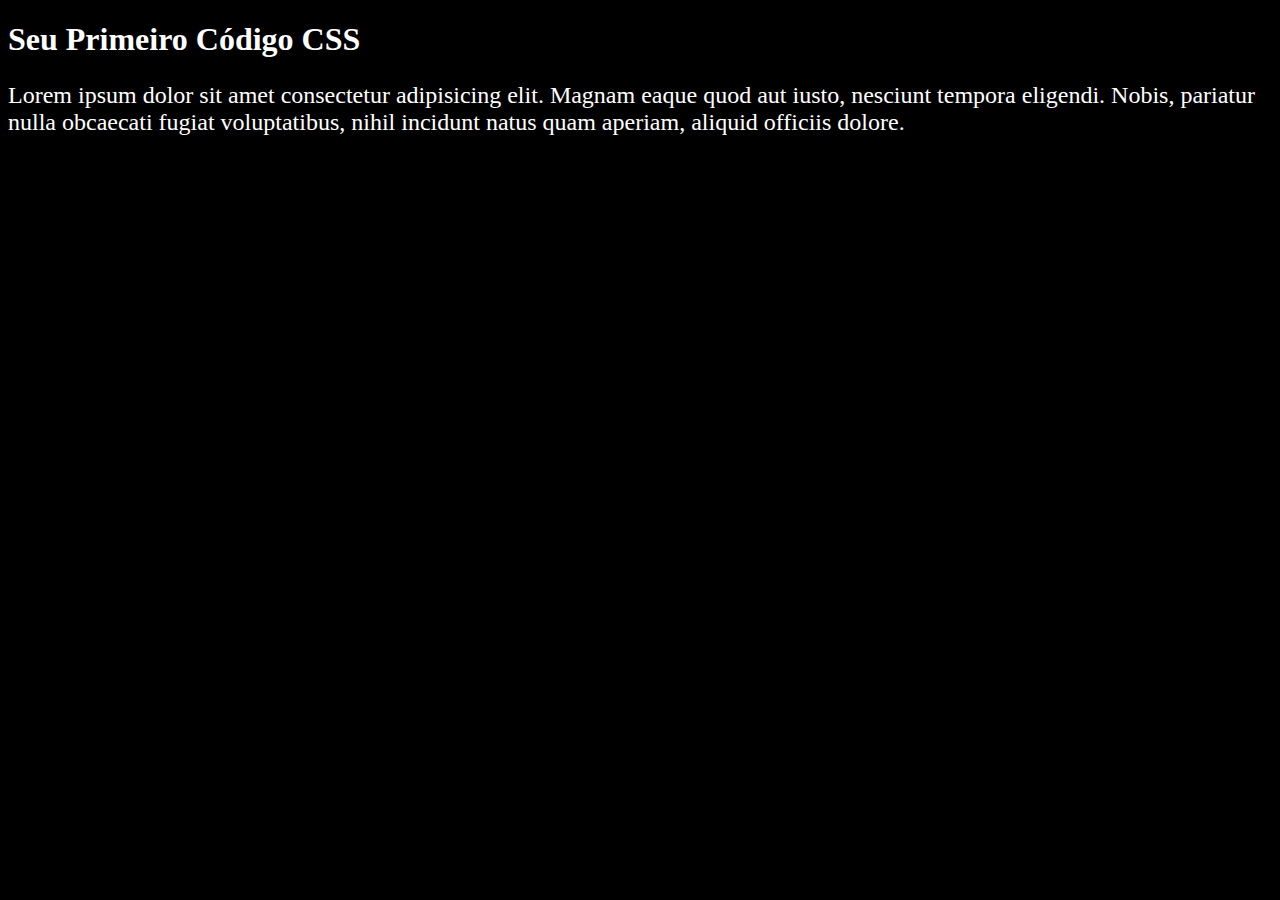
<file: aula-1-primeiro-codigo-css/index.html>
<!DOCTYPE html>
<html lang="pt-br">

<head>
    <meta charset="UTF-8">
    <meta name="viewport" content="width=device-width, initial-scale=1.0">
    <title>Primeiro Código CSS</title>

    <style>
        h1 {
            color: white;
        }
    </style>

    <link rel="stylesheet" href="style.css">
</head>

<body style="background-color: black;">
    <h1>Seu Primeiro Código CSS</h1>
    <p>Lorem ipsum dolor sit amet consectetur adipisicing elit. Magnam eaque quod aut iusto, nesciunt tempora eligendi. Nobis, pariatur nulla obcaecati fugiat voluptatibus, nihil incidunt natus quam aperiam, aliquid officiis dolore.</p>
</body>

</html>
</file>
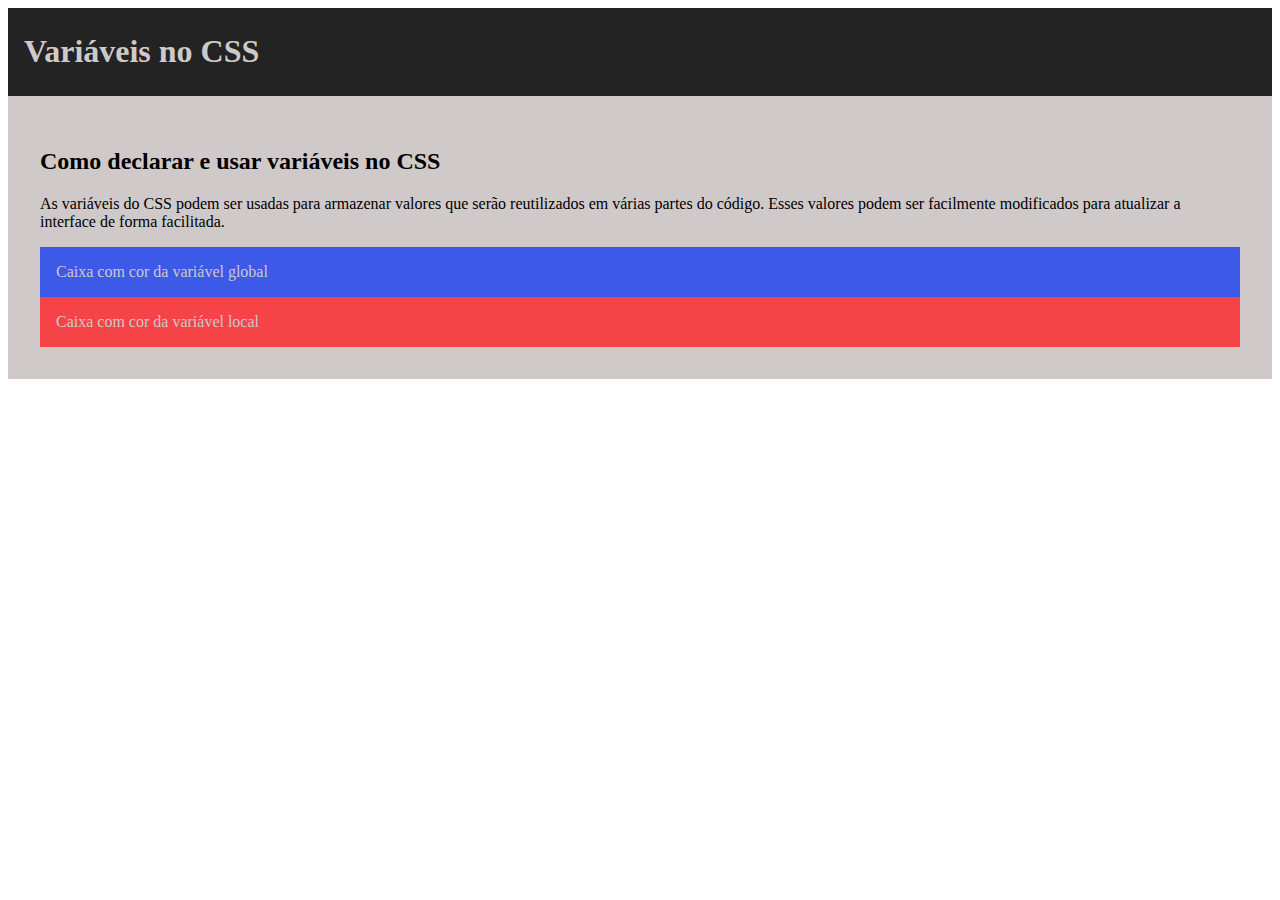
<file: aula-10-variaveis/index.html>
<!DOCTYPE html>
<html lang="pt-br">

<head>
    <meta charset="UTF-8">
    <meta name="viewport" content="width=device-width, initial-scale=1.0">
    <title>Variáveis no CSS</title>
    <link rel="stylesheet" href="style.css">
</head>

<body>
    <header>
        <h1>Variáveis no CSS</h1>
    </header>

    <section>
        <h2>Como declarar e usar variáveis no CSS</h2>
        <p>As variáveis do CSS podem ser usadas para armazenar valores que serão reutilizados em várias partes do código. Esses valores podem ser facilmente modificados para atualizar a interface de forma facilitada.</p>
        <div>Caixa com cor da variável global</div>
        <div class="red-box">Caixa com cor da variável local</div>
    </section>
</body>

</html>
</file>
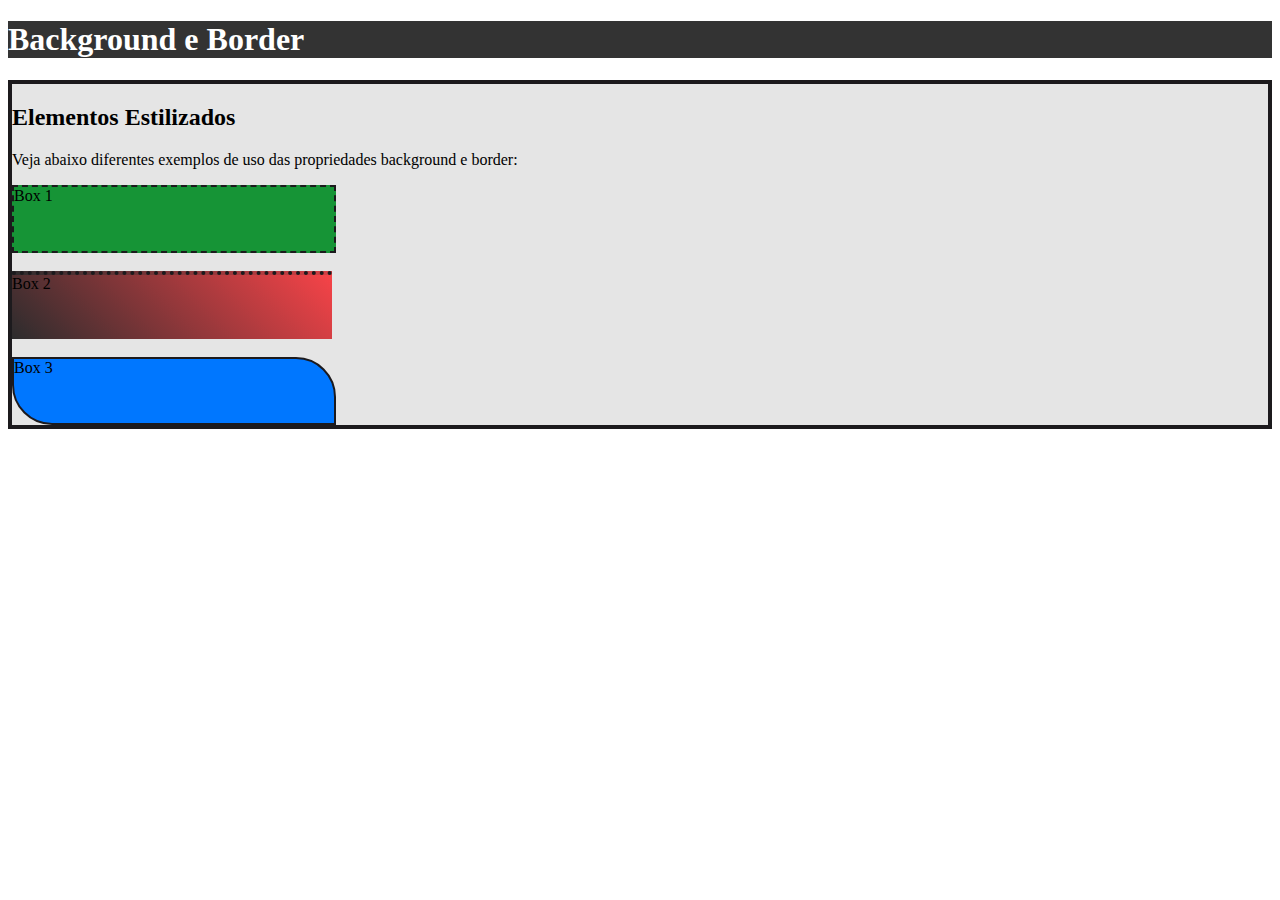
<file: aula-2-background-e-border/index.html>
<!DOCTYPE html>
<html lang="pt-br">

<head>
    <meta charset="UTF-8">
    <meta name="viewport" content="width=device-width, initial-scale=1.0">
    <title>Background e Border</title>

    <link rel="stylesheet" href="style.css">
</head>

<body>
    <header>
        <h1>Background e Border</h1>
    </header>

    <main>
        <h2>Elementos Estilizados</h2>
        <p>Veja abaixo diferentes exemplos de uso das propriedades background e border:</p>

        <section>
            <div class="box box1">Box 1</div>
            <br>
            <div class="box box2">Box 2</div>
            <br>
            <div class="box box3">Box 3</div>
        </section>
    </main>
</body>

</html>
</file>
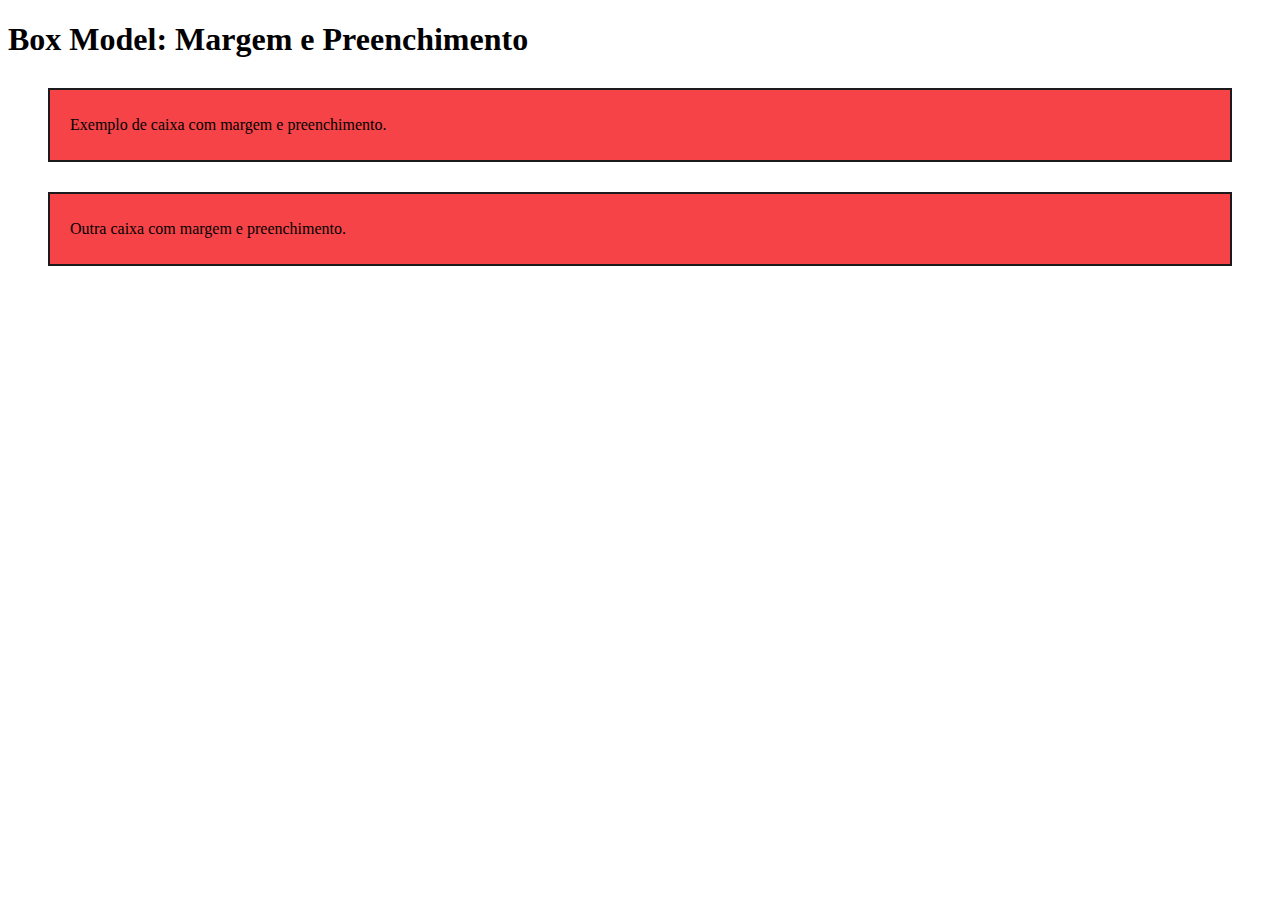
<file: aula-3-box-model-margin-e-padding/index.html>
<!DOCTYPE html>
<html lang="pt-br">
<head>
  <meta charset="UTF-8">
  <meta name="viewport" content="width=device-width, initial-scale=1.0">
  <link rel="stylesheet" href="style.css">
  <title>Box Model: Margem e Preenchimento</title>
</head>
<body>
		<h1>Box Model: Margem e Preenchimento</h1>

    <div class="box box1">
      <p>Exemplo de caixa com margem e preenchimento.</p>
    </div>

    <div class="box box2">
      <p>Outra caixa com margem e preenchimento.</p>
    </div>
</body>
</html>
</file>
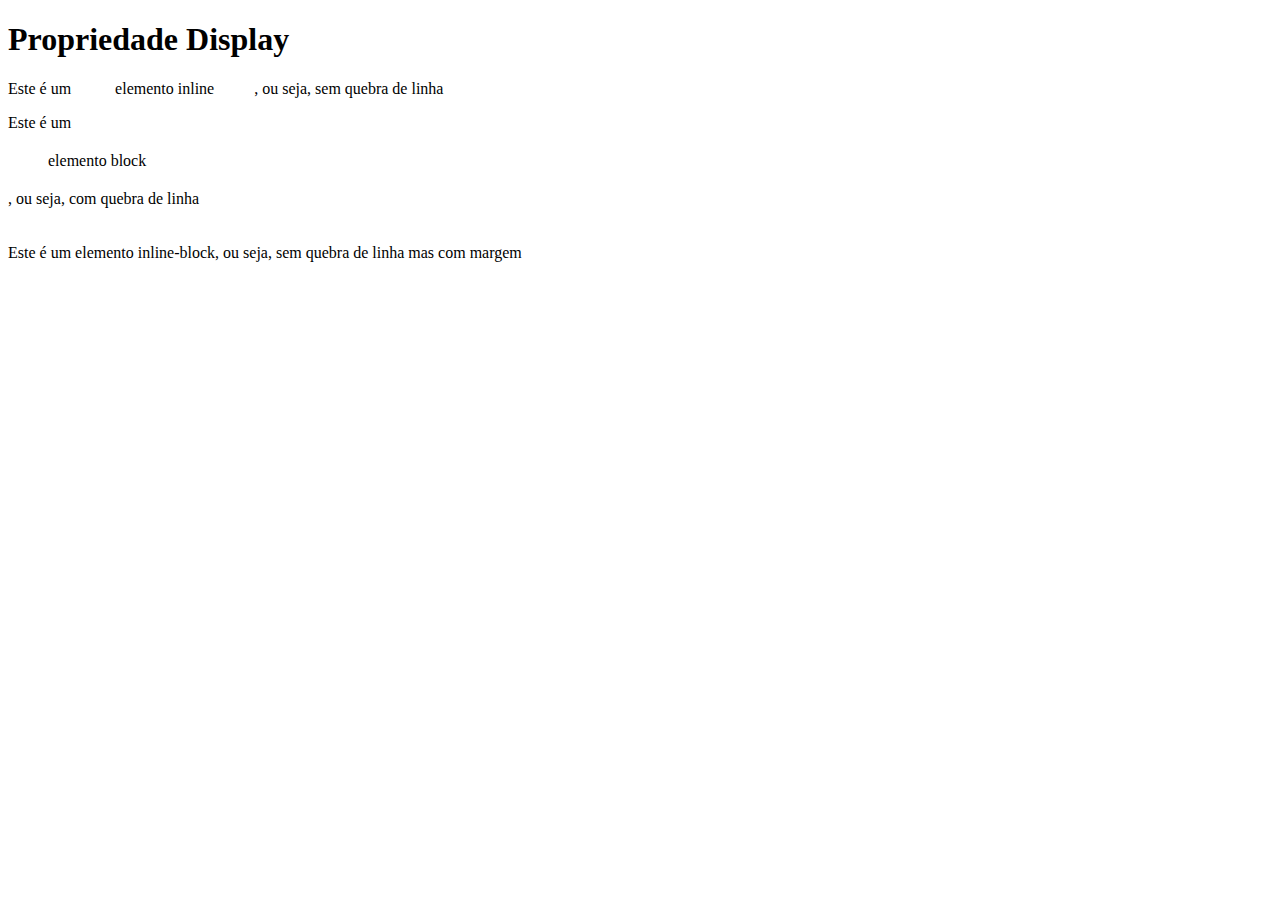
<file: aula-4-display/index.html>
<!DOCTYPE html>
<html lang="pt-br">

<head>
    <meta charset="UTF-8">
    <meta name="viewport" content="width=device-width, initial-scale=1.0">
    <link rel="stylesheet" href="style.css">
    <title>Display: inline, block e inline-block</title>
</head>

<body>
    <main>
        <h1>Propriedade Display</h1>

        <p>Este é um <span class="inline">elemento inline</span>, ou seja, sem quebra de linha</p>
        <p>Este é um <span class="block">elemento block</span>, ou seja, com quebra de linha</p>
        <p>Este é um <span class="inline-block">elemento inline-block</span>, ou seja, sem quebra de linha mas com margem</p>
    </main>
</body>

</html>
</file>
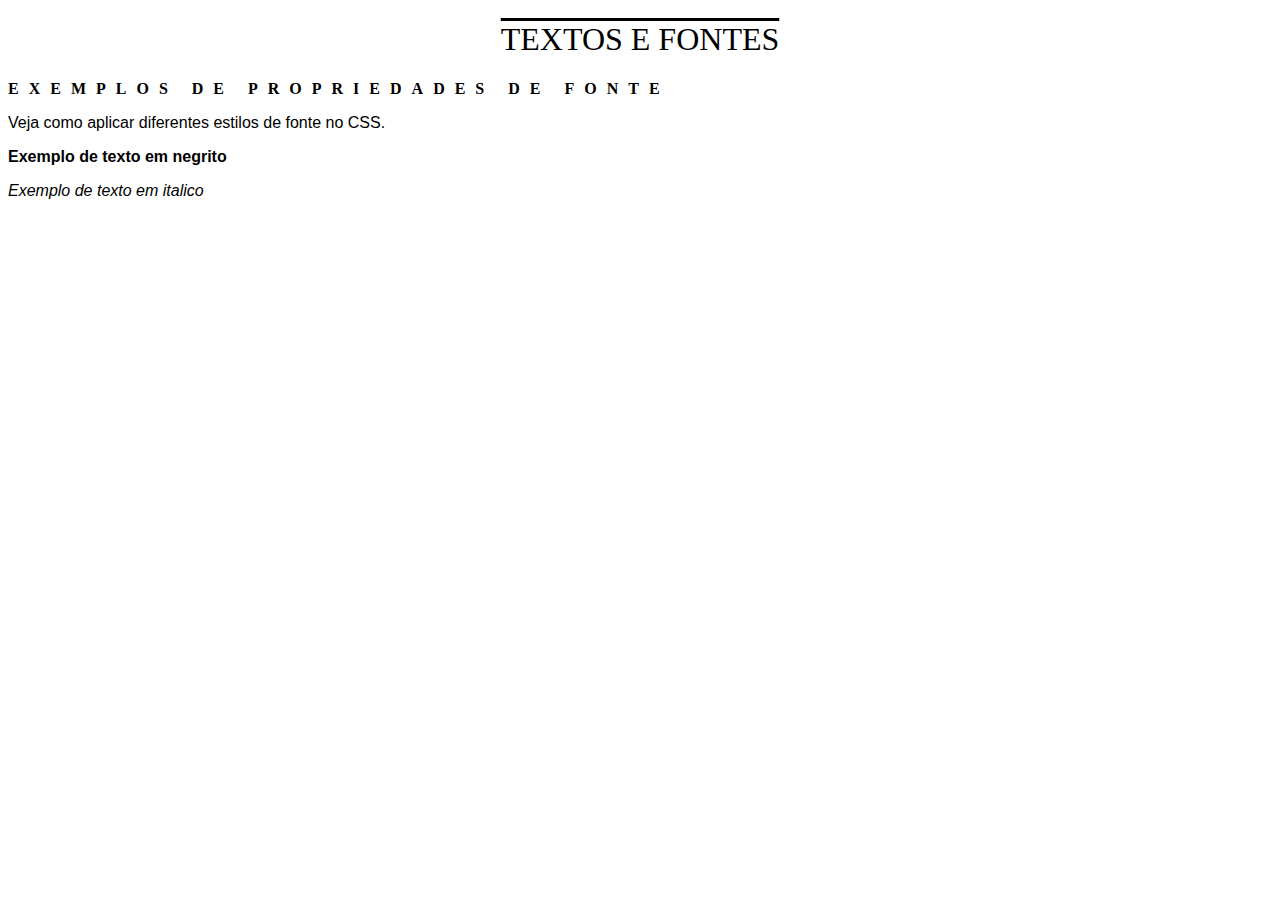
<file: aula-6-textos-e-fontes/index.html>
<!DOCTYPE html>
<html lang="pt-br">

<head>
    <meta charset="UTF-8">
    <meta name="viewport" content="width=device-width, initial-scale=1.0">
    <link rel="stylesheet" href="style.css">
    <title>Textos e Fontes</title>
</head>

<body>
    <header>
        <h1>Textos e Fontes</h1>
    </header>

    <section>
        <h2>Exemplos de Propriedades de Fonte</h2>
        <p>Veja como aplicar diferentes estilos de fonte no CSS.</p>
        <p class="bold">Exemplo de texto em negrito</p>
        <p class="italic">Exemplo de texto em italico</p>
    </section>
</body>

</html>
</file>
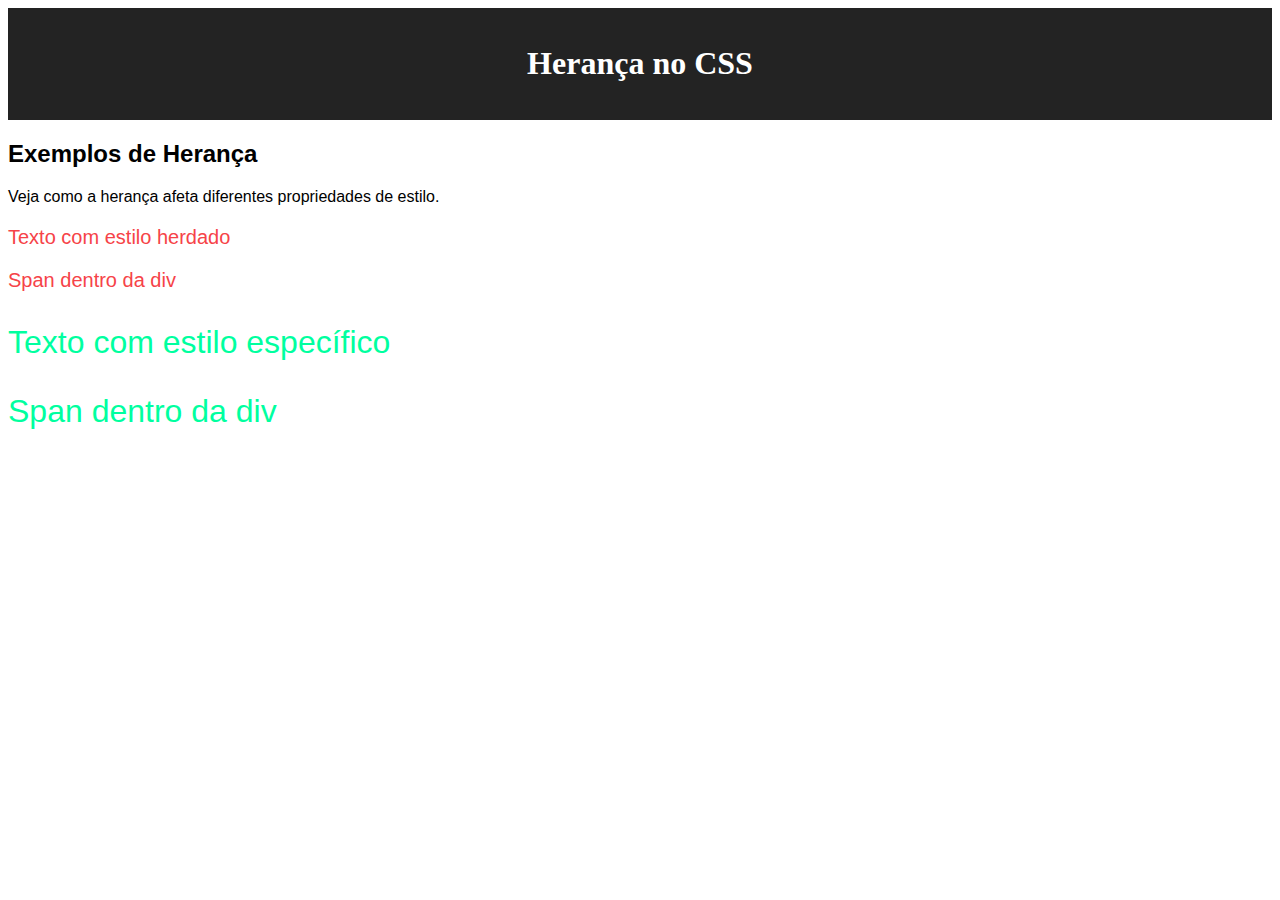
<file: aula-8-herança/index.html>
<!DOCTYPE html>
<html lang="pt-br">

<head>
    <meta charset="UTF-8">
    <meta name="viewport" content="width=device-width, initial-scale=1.0">
    <link rel="stylesheet" href="style.css">
    <title>Aula de Herança no CSS</title>
</head>

<body>
    <header>
        <h1>Herança no CSS</h1>
    </header>

    <section>
        <h2>Exemplos de Herança</h2>
        <p>Veja como a herança afeta diferentes propriedades de estilo.</p>
        <div class="parent">
            <p>Texto com estilo herdado</p>
            <span>Span dentro da div</span>
            <div class="child">
                <p>Texto com estilo específico</p>
                <span>Span dentro da div</span>
            </div>
        </div>
    </section>
</body>

</html>
</file>
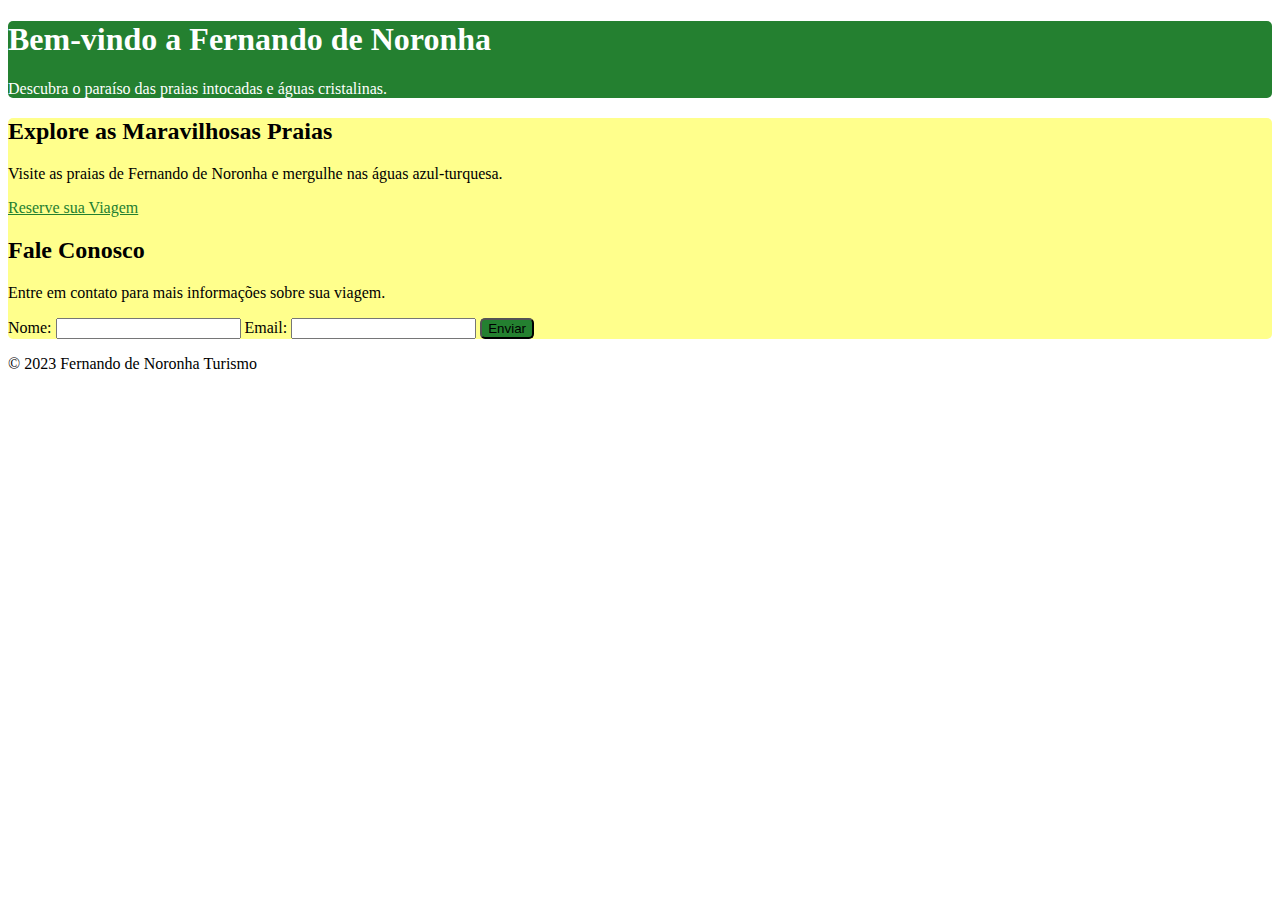
<file: exercicio-1-utilizando-background-e-border/index.html>
<!DOCTYPE html>
<html lang="pt-br">
<head>
    <meta charset="UTF-8">
    <meta name="viewport" content="width=device-width, initial-scale=1.0">
    <link rel="stylesheet" href="style.css">
    <title>Exercício 1</title>
</head>
<body>
    <header>
        <h1>Bem-vindo a Fernando de Noronha</h1>
        <p>Descubra o paraíso das praias intocadas e águas cristalinas.</p>
    </header>

    <main>
        <section>
            <h2>Explore as Maravilhosas Praias</h2>
            <p>Visite as praias de Fernando de Noronha e mergulhe nas águas azul-turquesa.</p>
            <a href="#contact">Reserve sua Viagem</a>
        </section>

        <section id="contact">
            <h2>Fale Conosco</h2>
            <p>Entre em contato para mais informações sobre sua viagem.</p>
            <form>
                <label for="name">Nome:</label>
                <input type="text" id="name" name="name" required>
                <label for="email">Email:</label>
                <input type="email" id="email" name="email" required>
                <button type="submit">Enviar</button>
            </form>
        </section>
    </main>

    <footer>
        <p>© 2023 Fernando de Noronha Turismo</p>
    </footer>
</body>
</html>
</file>
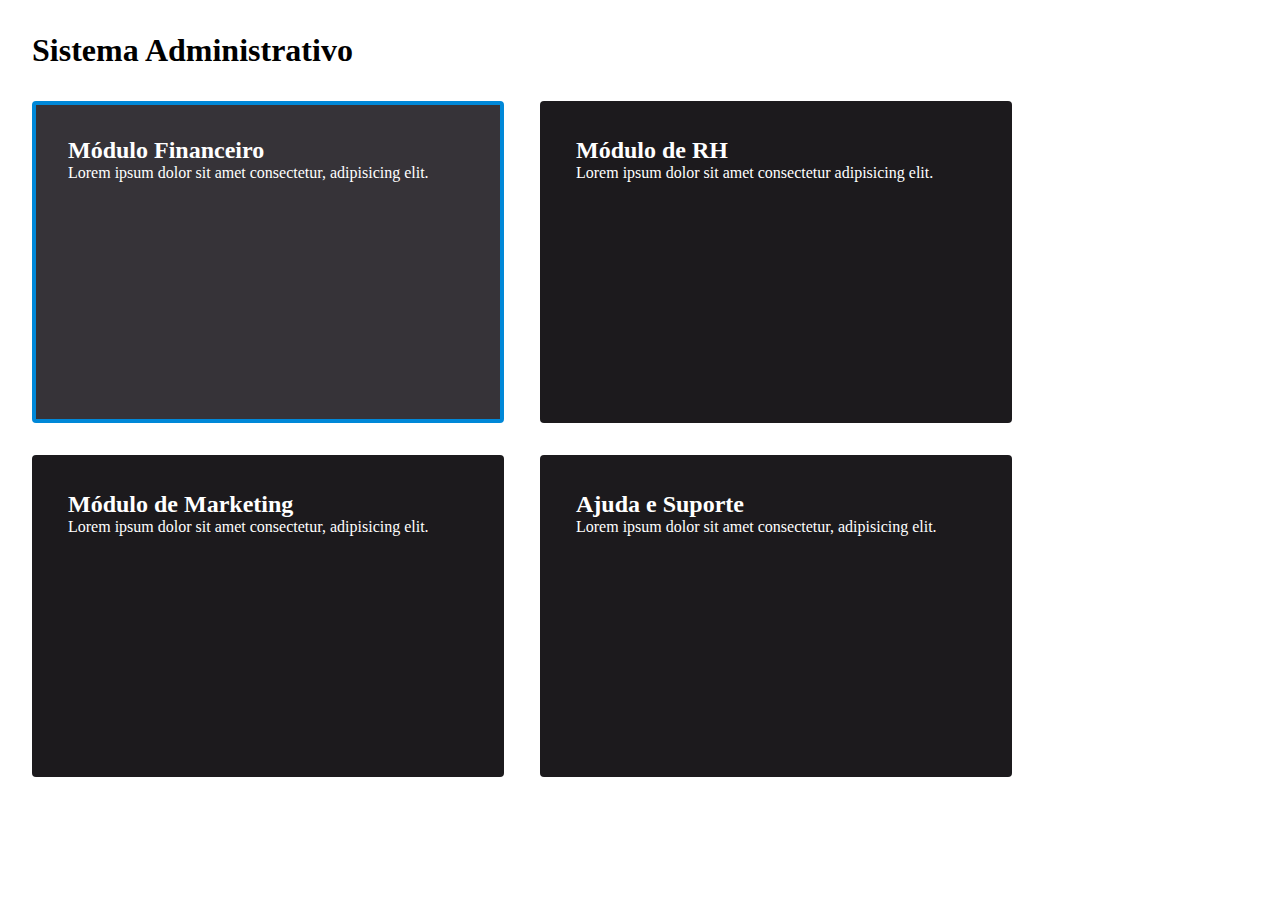
<file: exercicio-2/index.html>
<!DOCTYPE html>
<html lang="en">
<head>
    <meta charset="UTF-8">
    <meta name="viewport" content="width=device-width, initial-scale=1.0">
    <link rel="stylesheet" href="style.css">
    <title>Exercício 2</title>
</head>
<body>
    <h1>Sistema Administrativo</h1>
    <ul>
        <li class="selected">
            <h2>Módulo Financeiro</h2>
            <p>Lorem ipsum dolor sit amet consectetur, adipisicing elit.</p>
        </li>
        <li>
            <h2>Módulo de RH</h2>
            <p>Lorem ipsum dolor sit amet consectetur adipisicing elit.</p>
        </li>
        <li class="hidden">
            <h2>Módulo de Gestão</h2>
            <p>Lorem ipsum dolor sit amet consectetur adipisicing elit.</p>
        </li>
        <li>
            <h2>Módulo de Marketing</h2>
            <p>Lorem ipsum dolor sit amet consectetur, adipisicing elit.</p>
        </li>
        <li class="hidden">
            <h2>Módulo de Patrimônio</h2>
            <p>Lorem ipsum dolor sit amet consectetur adipisicing elit.</p>
        </li>
        <li>
            <h2>Ajuda e Suporte</h2>
            <p>Lorem ipsum dolor sit amet consectetur, adipisicing elit.</p>
        </li>
    </ul>
</body>
</html>
</file>
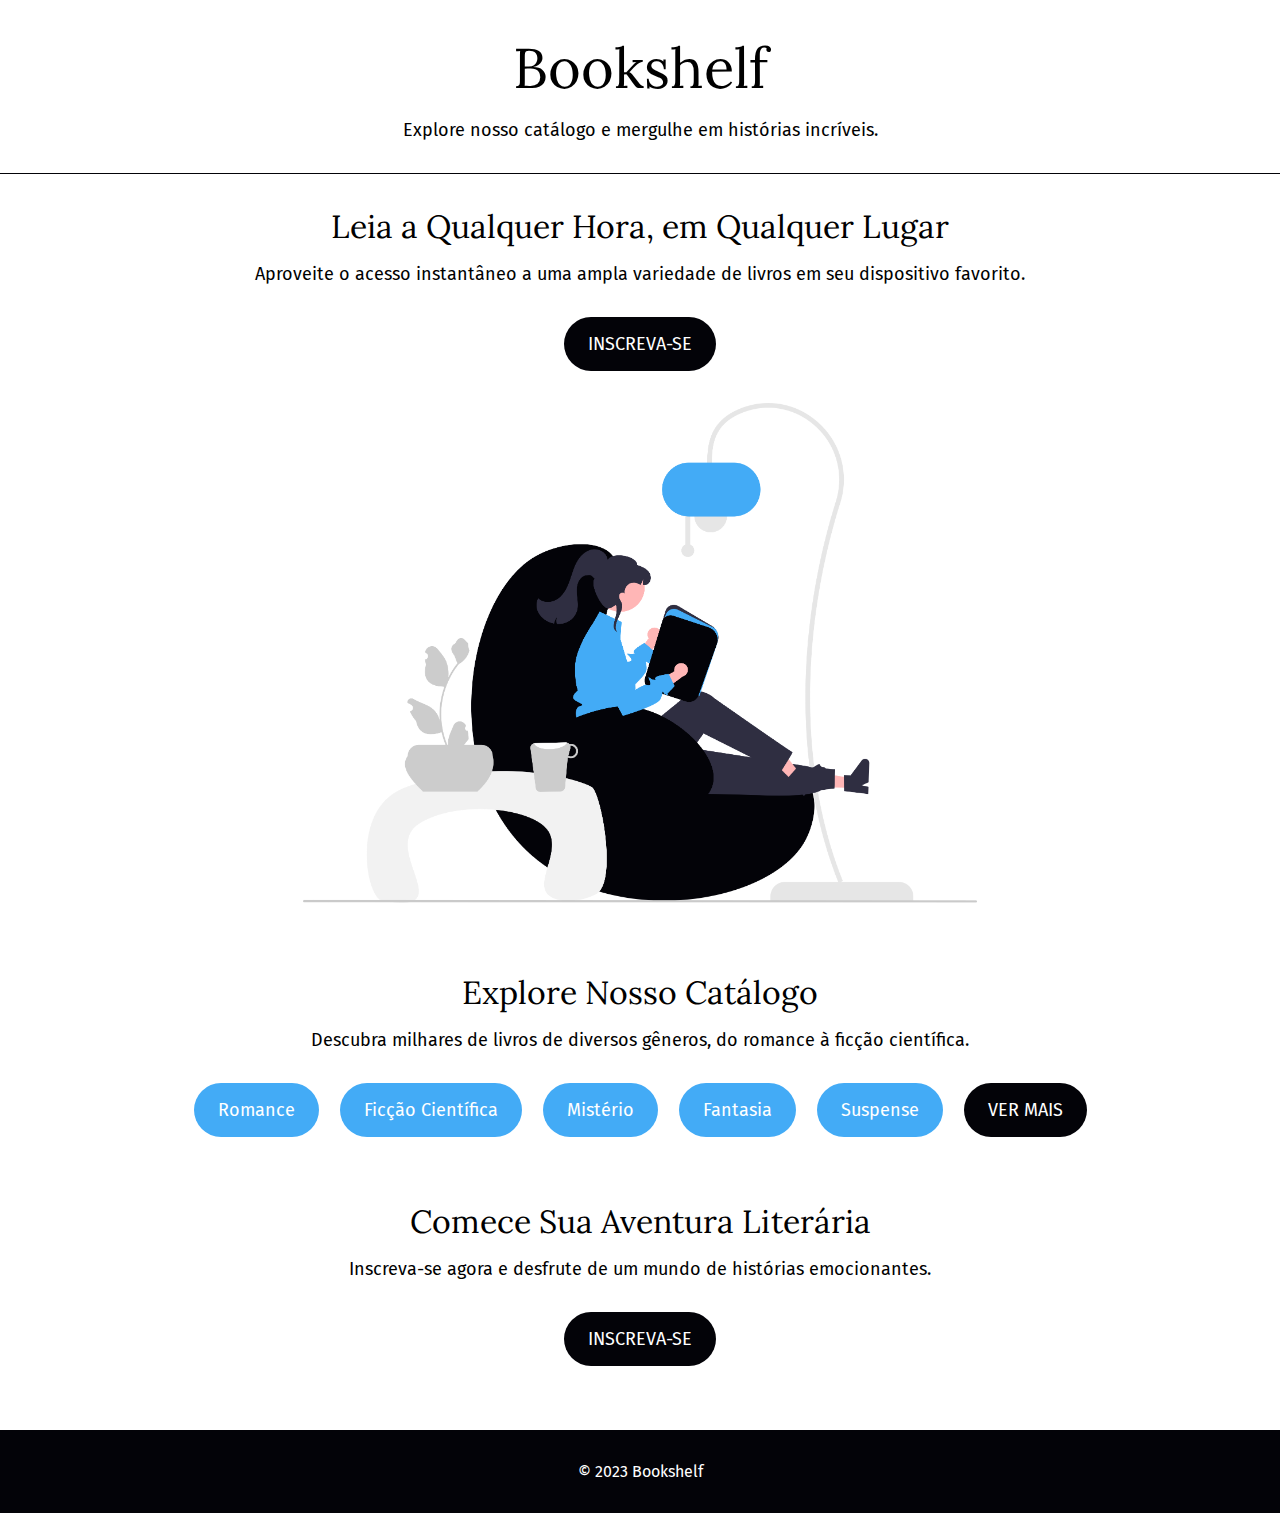
<file: exercicio-3/index.html>
<!DOCTYPE html>
<html lang="pt-br">

<head>
    <meta charset="UTF-8">
    <meta name="viewport" content="width=device-width, initial-scale=1.0">
    <title>Bookshelf</title>
    <link rel="stylesheet" href="style.css">
    <link rel="preconnect" href="https://fonts.googleapis.com">
    <link rel="preconnect" href="https://fonts.gstatic.com" crossorigin>
    <link href="https://fonts.googleapis.com/css2?family=Fira+Sans:wght@400;700&family=Lora:wght@400&display=swap" rel="stylesheet">
</head>

<body>
    <header>
        <h1>Bookshelf</h1>
        <p>Explore nosso catálogo e mergulhe em histórias incríveis.</p>
    </header>

    <main>
        <section class="feature">
            <h2>Leia a Qualquer Hora, em Qualquer Lugar</h2>
            <p>Aproveite o acesso instantâneo a uma ampla variedade de livros em seu dispositivo favorito.</p>
            <a href="#" class="cta-button">Inscreva-se</a>
            <img src="image/img.png" alt="Pessoa lendo um livro">
        </section>

        <section class="catalog">
            <h2>Explore Nosso Catálogo</h2>
            <p>Descubra milhares de livros de diversos gêneros, do romance à ficção científica.</p>
            <ul class="genres">
                <li class="genre"><a href="#">Romance</a></li>
                <li class="genre"><a href="#">Ficção Científica</a></li>
                <li class="genre"><a href="#">Mistério</a></li>
                <li class="genre"><a href="#">Fantasia</a></li>
                <li class="genre"><a href="#">Suspense</a></li>
                <li class="see-more"><a href="#">Ver Mais</a></li>
            </ul>
        </section>

        <section class="cta">
            <h2>Comece Sua Aventura Literária</h2>
            <p>Inscreva-se agora e desfrute de um mundo de histórias emocionantes.</p>
            <a href="#" class="cta-button">Inscreva-se</a>
        </section>
    </main>

    <footer>
        <p>© 2023 Bookshelf</p>
    </footer>
</body>

</html>
</file>
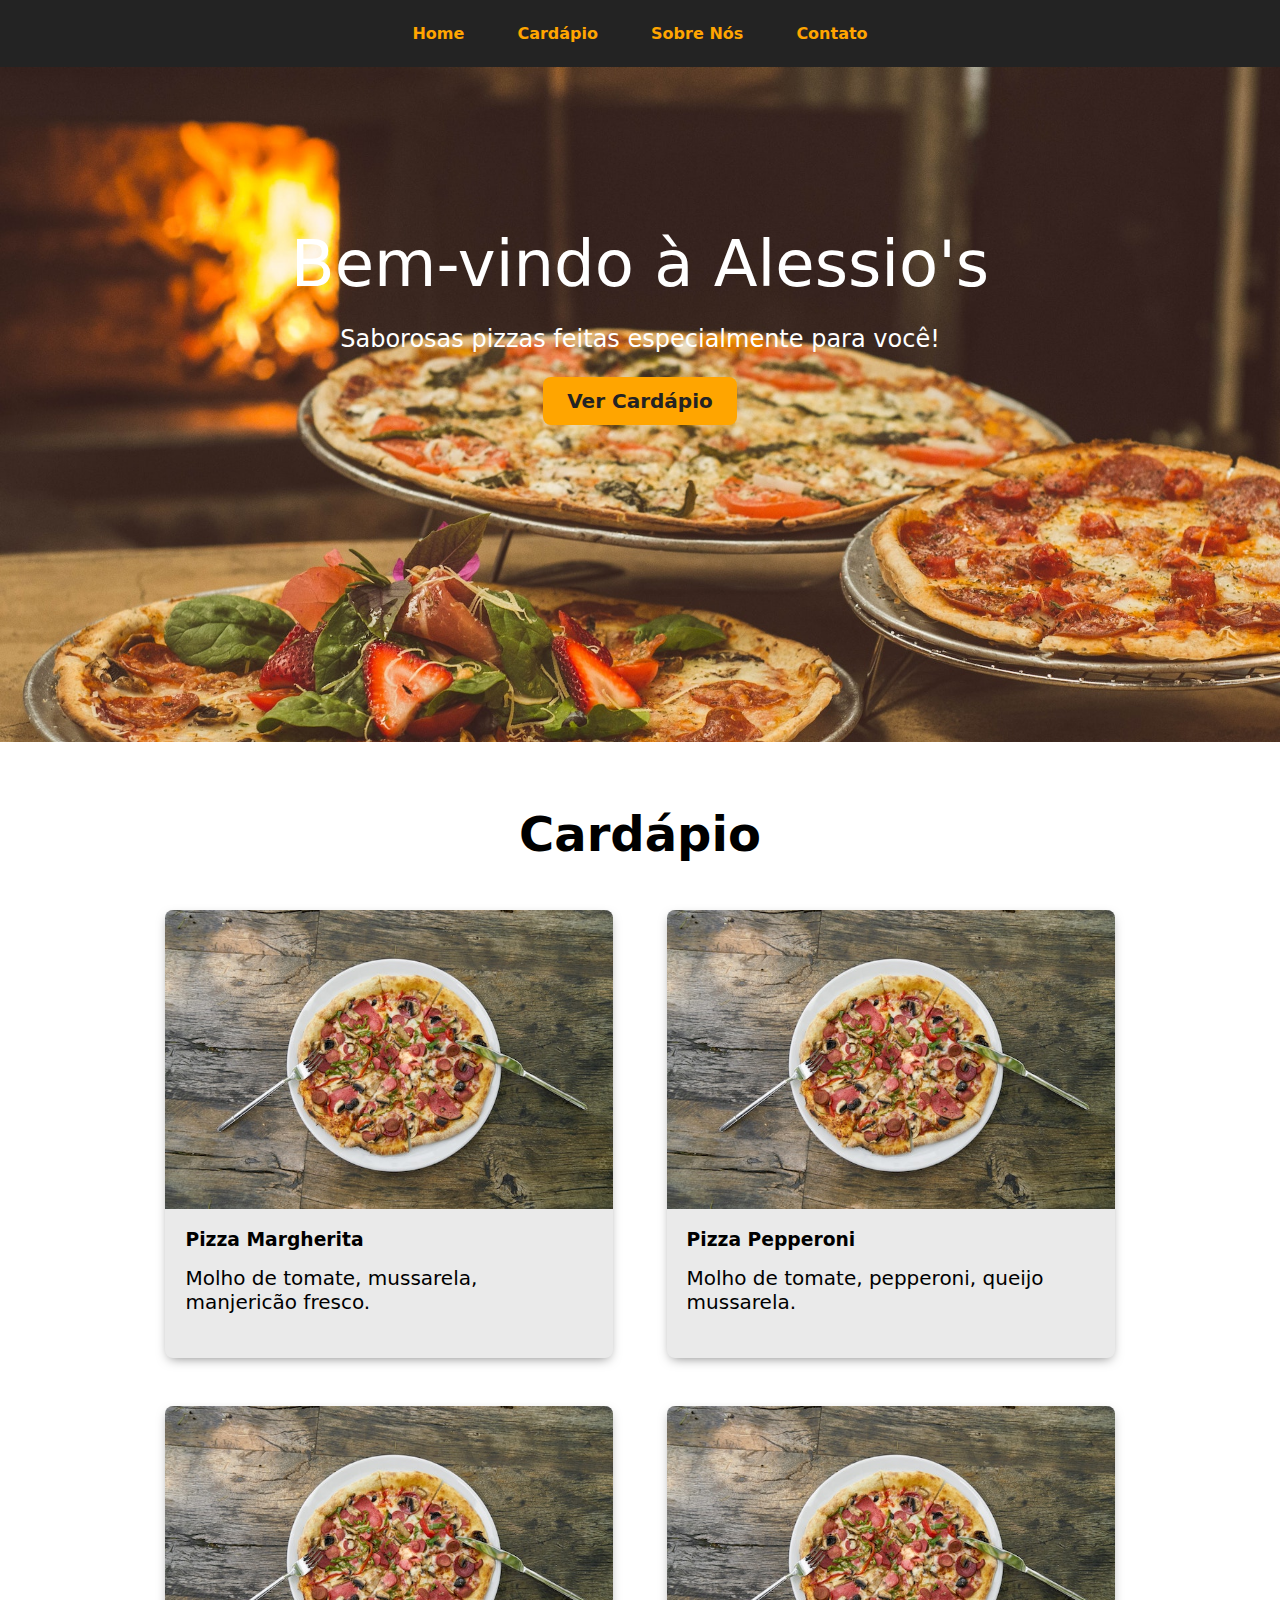
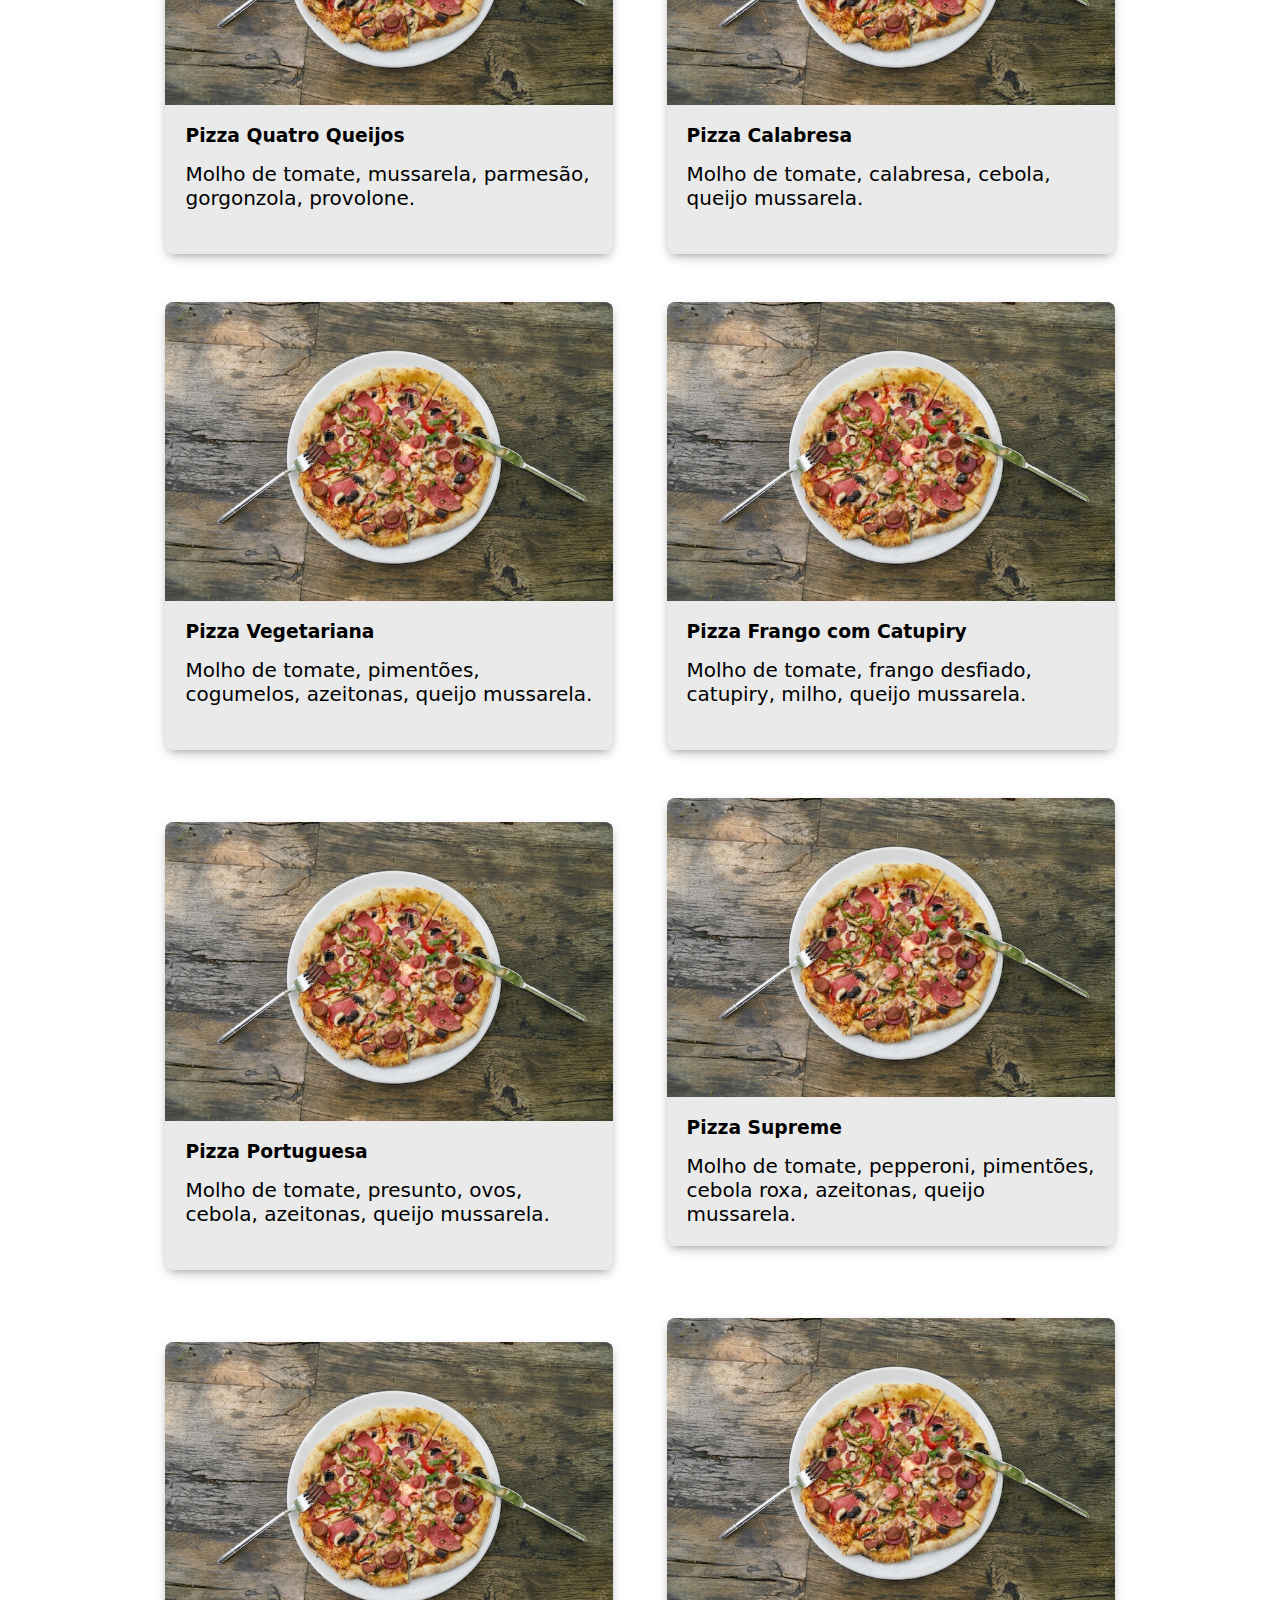
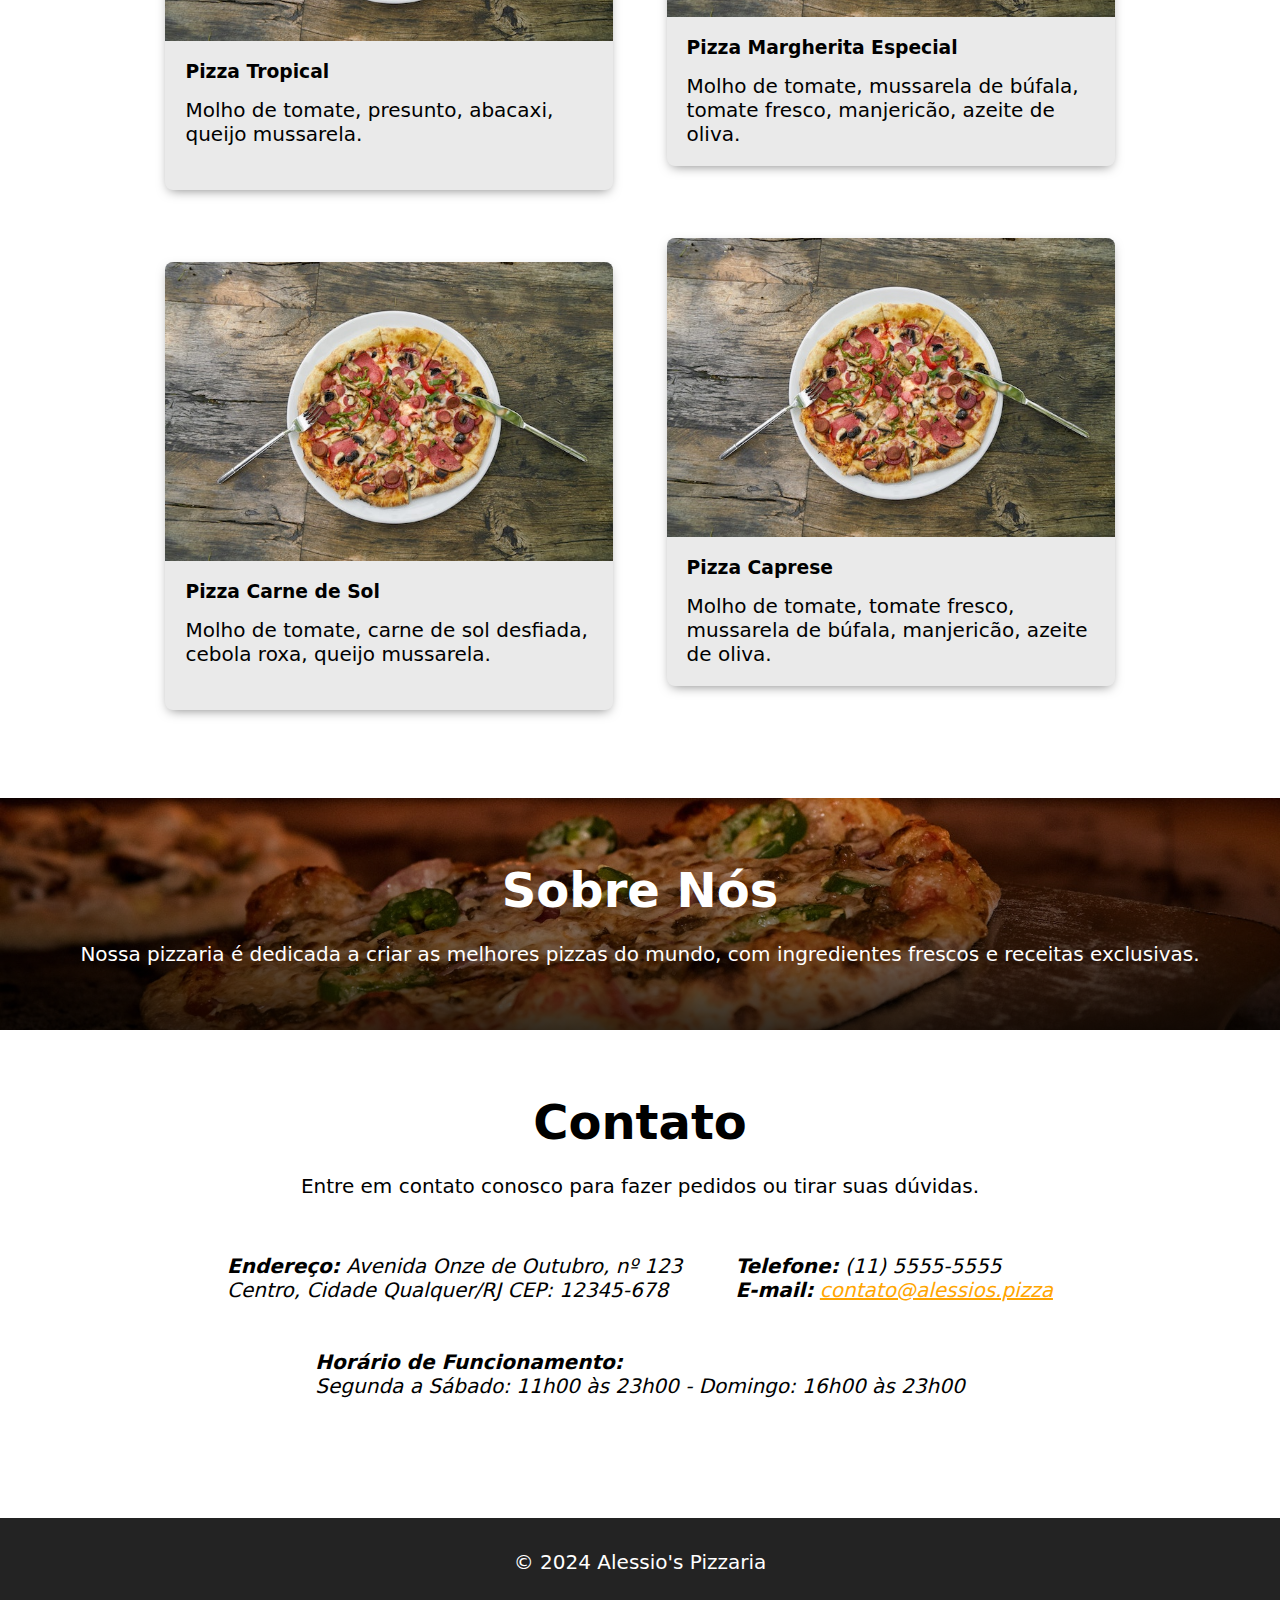
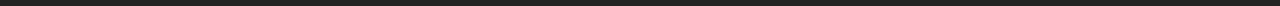
<file: projeto-pratico-2-site-html-css/index.html>
<!DOCTYPE html>
<html lang="pt-BR">

<head>
  <meta charset="UTF-8">
  <meta name="viewport" content="width=device-width, initial-scale=1.0">
  <title>Alessio's Pizzaria</title>
  <link rel="stylesheet" href="style.css">
</head>

<body>
  <header>
    <nav>
      <ul>
        <li><a href="#home">Home</a></li>
        <li><a href="#menu">Cardápio</a></li>
        <li><a href="#about">Sobre Nós</a></li>
        <li><a href="#contact">Contato</a></li>
      </ul>
    </nav>
  </header>

  <section id="home">
    <div class="hero">
      <h1>Bem-vindo à Alessio's</h1>
      <p>Saborosas pizzas feitas especialmente para você!</p>
      <a href="#menu" class="cta-button">Ver Cardápio</a>
    </div>
  </section>

  <section id="menu">
    <h2>Cardápio</h2>
    <ul class="menu-list">
      <li>
        <img src="img/pexels-engin-akyurt-2260208.jpg" alt="Pizza Margherita">
        <h3>Pizza Margherita</h3>
        <p>Molho de tomate, mussarela, manjericão fresco.</p>
      </li>
      <li>
        <img src="img/pexels-engin-akyurt-2260208.jpg" alt="Pizza Pepperoni">
        <h3>Pizza Pepperoni</h3>
        <p>Molho de tomate, pepperoni, queijo mussarela.</p>
      </li>
      <li>
        <img src="img/pexels-engin-akyurt-2260208.jpg" alt="Pizza Quatro Queijos">
        <h3>Pizza Quatro Queijos</h3>
        <p>Molho de tomate, mussarela, parmesão, gorgonzola, provolone.</p>
      </li>
      <li>
        <img src="img/pexels-engin-akyurt-2260208.jpg" alt="Pizza Calabresa">
        <h3>Pizza Calabresa</h3>
        <p>Molho de tomate, calabresa, cebola, queijo mussarela.</p>
      </li>
      <li>
        <img src="img/pexels-engin-akyurt-2260208.jpg" alt="Pizza Vegetariana">
        <h3>Pizza Vegetariana</h3>
        <p>Molho de tomate, pimentões, cogumelos, azeitonas, queijo mussarela.</p>
      </li>
      <li>
        <img src="img/pexels-engin-akyurt-2260208.jpg" alt="Pizza Frango com Catupiry">
        <h3>Pizza Frango com Catupiry</h3>
        <p>Molho de tomate, frango desfiado, catupiry, milho, queijo mussarela.</p>
      </li>
      <li>
        <img src="img/pexels-engin-akyurt-2260208.jpg" alt="Pizza Portuguesa">
        <h3>Pizza Portuguesa</h3>
        <p>Molho de tomate, presunto, ovos, cebola, azeitonas, queijo mussarela.</p>
      </li>
      <li>
        <img src="img/pexels-engin-akyurt-2260208.jpg" alt="Pizza Supreme">
        <h3>Pizza Supreme</h3>
        <p>Molho de tomate, pepperoni, pimentões, cebola roxa, azeitonas, queijo mussarela.</p>
      </li>
      <li>
        <img src="img/pexels-engin-akyurt-2260208.jpg" alt="Pizza Tropical">
        <h3>Pizza Tropical</h3>
        <p>Molho de tomate, presunto, abacaxi, queijo mussarela.</p>
      </li>
      <li>
        <img src="img/pexels-engin-akyurt-2260208.jpg" alt="Pizza Margherita Especial">
        <h3>Pizza Margherita Especial</h3>
        <p>Molho de tomate, mussarela de búfala, tomate fresco, manjericão, azeite de oliva.</p>
      </li>
      <li>
        <img src="img/pexels-engin-akyurt-2260208.jpg" alt="Pizza Carne de Sol">
        <h3>Pizza Carne de Sol</h3>
        <p>Molho de tomate, carne de sol desfiada, cebola roxa, queijo mussarela.</p>
      </li>
      <li>
        <img src="img/pexels-engin-akyurt-2260208.jpg" alt="Pizza Caprese">
        <h3>Pizza Caprese</h3>
        <p>Molho de tomate, tomate fresco, mussarela de búfala, manjericão, azeite de oliva.</p>
      </li>
    </ul>
  </section>

  <section id="about">
    <h2>Sobre Nós</h2>
    <p>Nossa pizzaria é dedicada a criar as melhores pizzas do mundo, com ingredientes frescos e receitas exclusivas.
    </p>
  </section>

  <section id="contact">
    <h2>Contato</h2>

    <p>Entre em contato conosco para fazer pedidos ou tirar suas dúvidas.</p>

    <address>
      <p>
        <strong>Endereço:</strong>
        Avenida Onze de Outubro, nº 123<br>
        Centro, Cidade Qualquer/RJ CEP: 12345-678
      </p>

      <div>
        <p><strong>Telefone:</strong> (11) 5555-5555</p>
        <p>
          <strong>E-mail:</strong>
          <a href="mailto:contato@alessios.pizza">contato@alessios.pizza</a>
        </p>
      </div>

      <div>
        <p><strong>Horário de Funcionamento:</strong></p>
        <p>Segunda a Sábado: 11h00 às 23h00 - Domingo: 16h00 às 23h00</p>
        <p></p>
      </div>
    </address>
  </section>

  <footer>
    <p>&copy; 2024 Alessio's Pizzaria</p>
  </footer>
</body>

</html>
</file>
<file: aula-1-primeiro-codigo-css/style.css>
p {
    color: white;
    font-size: x-large;
}
</file>
<file: aula-10-variaveis/style.css>
:root {
    --cor-principal: #3c59e7;
    --cor-claro: #cfc9c9;
    --cor-escuro: #232323;
    --preenchimento-pq: .25rem 1rem;
    --preenchimento-md: 2rem;
    --preenchimento-gd: 4rem;
}

header {
    background-color: var(--cor-escuro);
    color: var(--cor-claro);
    padding: var(--preenchimento-pq);
}

section {
    background-color: var(--cor-claro);
    padding: var(--preenchimento-md);
}

div {
    --preenchimento-pq: 1rem;
    background-color: var(--cor-principal);
    color: var(--cor-claro);
    padding: var(--preenchimento-pq);
}

.red-box {
    --cor-principal: #f64348;
}
</file>
<file: aula-2-background-e-border/style.css>
body {
    background-image: url("https://codetheweb.blog/assets/img/posts/css-advanced-background-images/cover.jpg");
    background-size: cover;
}

header {
    background-color: #333;
    color: #fff;
}

main {
    background-color: #e5e5e5;
    border-width: 4px;
    border-color: #1c1a1d;
    border-style: solid;
}

.box1 {
    background-color: #169436;
    border: dashed 2px #1c1a1d;
    height: 64px;
    width: 320px;
}

.box2 {
    background-image: linear-gradient(45deg, #2c2c2d, #f64348);
    border-top: 4px dotted #1c1a1d;
    height: 64px;
    width: 320px;
}

.box3 {
    background-color: #0077ff;
    border: 2px solid #1c1a1d;
    border-top-right-radius: 40px;
    border-bottom-left-radius: 40px;
    height: 64px;
    width: 320px;
}
</file>
<file: aula-3-box-model-margin-e-padding/style.css>
.box {
	background-color: #f64348;
	border: 2px solid #1c1a1d;
}

.box {
	/* margem */
  margin-top: 30px;
  margin-right: 40px;
  margin-bottom: 30px;
  margin-left: 40px;

	/* preenchimento */
  padding-top: 10px;
  padding-right: 20px;
  padding-bottom: 10px;
  padding-left: 20px;
}
</file>
<file: aula-4-display/style.css>
/* inline: não quebra de linha, largura mínima, apenas aceita margem e preenchimento horizontal */
.inline {
    display: inline;
    margin-top: 100px;
    margin-bottom: 100px;
    margin-left: 20px;
    margin-right: 20px;
    padding-top: 100px;
    padding-bottom: 100px;
    padding-left: 20px;
    padding-right: 20px;
}

/* block: quebra de linha, largura máxima, aceita margem e preenchimento vertical */
.block {
    display: block;
    margin-top: 10px;
    margin-bottom: 10px;
    margin-left: 20px;
    margin-right: 20px;
    padding-top: 10px;
    padding-bottom: 10px;
    padding-left: 20px;
    padding-right: 20px;
}

/* inline-block: não quebra linha, */
.inline-block {
    display: inline-block;
    margin-top: 10px;
    padding-top: 10px;
}
</file>
<file: aula-6-textos-e-fontes/style.css>
header {
    text-align: center;
    text-decoration: overline;
    text-transform: uppercase;
  }
  
  h1 {
    font-family: cursive;
    font-weight: 100;
  }
  
  h2 {
    font-size: 16px;
    letter-spacing: 10px;
    text-transform: uppercase;
  }
  
  p {
      font-family: sans-serif;
  }
  
  .bold {
    font-weight: 700;
  }
  
  .italic {
    font-style: italic;
  }
</file>
<file: aula-8-herança/style.css>
body {
    font-family: Arial, Helvetica, sans-serif;
}

header {
    background-color: #232323;
    color: #fff;
    text-align: center;
    padding: 1rem;
}

h1 {
    font-family: serif;
}

.parent {
    font-size: 1.25rem;
    color: #f64348;
}

.child {
    font-size: 2rem;
    color: #00ff9f;
}
</file>
<file: exercicio-1-utilizando-background-e-border/style.css>
body{
    background-image: url(https://www.viagenspossiveis.com.br/wp-content/uploads/2013/02/C360_2012-11-19-17-59-02.jpg?_gl=1*1qj459a*_ga*MTMzNTYzODYxMy4xNzA2MDIxODE5*_ga_37GXT4VGQK*MTcyOTAwMjM5OC45NDQuMS4xNzI5MDA2MzI4LjAuMC4w*_fplc*VzJ0OUolMkZsMnZoaGN4QW5nb3RIWTk0cDlySSUyQnlESU4lMkZWZzJESmN4S0JKJTJGUDdaY3QxQ0U5Z2R1UDBjcnVta0dwMXZRdG16bnRsQm1oeTRlMXRlNVdUc0NmWWk2RGdmb1daMXduOHVIY2tVcSUyQkZKNjRpVmFVSmpnMElrclpwQSUzRCUzRA..);
    background-size: cover;
}

header{
    color: white;
    background-color: #248030;
    border-radius: 5px;
}

main{
    background-color: #ffff8c;
    border-radius: 5px;
}

main a{
    color: #248030;
}

#contact button{
    background-color: #248030;
    border: 2px soldi #248030;
    border-radius: 5px;
}

footer{
    background-color: white;
    border-radius: 5px;
}
</file>
<file: exercicio-2/style.css>
* {
    margin: 0;
    padding: 0;
}

h1 {
    margin-top: 32px;
    margin-left: 32px;
}

li {
    background-color: #1c1a1d;
    border: 4px solid transparent;
    border-radius: 4px;
    color: #fff;
    cursor: pointer;
    display: inline-block;
    margin-top: 32px;
    margin-left: 32px;
    padding: 32px;
    height: 250px;
    width: 400px;
}

.selected {
    background-color: #363338;
    border: 4px solid #0088d8;
}

.hidden {
    display: none;
}
</file>
<file: exercicio-3/style.css>
* {
    font-family: "Fira Sans", system-ui, -apple-system, BlinkMacSystemFont, 'Segoe UI', Roboto, Oxygen, Ubuntu, Cantarell, 'Open Sans', 'Helvetica Neue', sans-serif;
    margin: 0;
    padding: 0;
}

header {
    border-bottom: 1px solid #030308;
    font-size: 1.125rem;
    padding: 2rem 0;
    text-align: center;
}

h1, h2 {
    font-family: "Lora", serif;
    font-weight: 400;
}

h1 {
    font-size: 3.5rem;
    margin-bottom: 1rem;
}

h2 {
    font-size: 2rem;
    margin-bottom: 1rem;
}

img{
    height: 500px;
}

.feature, .catalog, .cta {
    font-size: 1.125rem;
    padding: 2rem;
    text-align: center;
}

.cta-button {
    background-color: #030308;
    border-radius: 9999px;
    color: #fff;
    display: block;
    margin: 2rem auto;
    padding: 1rem 1.5rem;
    width: fit-content;
    text-decoration: none;
    text-transform: uppercase;
}

.genres > li {
    display: inline-block;
    margin-top: 2rem;
}

.genres > li + li {
    margin-left: 1rem;
    margin-top: 1rem;
}

.genre > a,
.see-more > a {
    background-color: #43abf6;
    border-radius: 9999px;
    color: #fff;
    display: inline-block;
    padding: 1rem 1.5rem;
    text-decoration: none;
}

.see-more > a {
    background-color: #030308;
    text-transform: uppercase;
}

footer {
    background-color: #030308;
    color: #fff;
    font-family: "Lora", serif;
    padding: 2rem;
    text-align: center;
}
</file>
<file: projeto-pratico-2-site-html-css/style.css>
* {
  box-sizing: border-box;
  margin: 0;
  padding: 0;
}

:root {
  --color-primary: #ffa500;
  --color-dark: #232323;
  --color-light: #eaeaea;
  --color-white: #fff;
}

html {
  scroll-behavior: smooth;
}

body {
  font-family: system-ui, -apple-system, BlinkMacSystemFont, 'Segoe UI', Roboto, Oxygen, Ubuntu, Cantarell, 'Open Sans', 'Helvetica Neue', sans-serif;
}

a {
  color: var(--color-primary);
}

header {
  background-color: var(--color-dark);
  color: var(--color-white);
  padding: 1.5rem 0;
}

nav ul {
  list-style: none;
  text-align: center;
}

nav li {
  display: inline;
  margin: 0 1.5rem;
}

nav a {
  text-decoration: none;
  font-weight: 700;
}

.hero {
  background-image: url("img/pexels-narda-yescas-1566837.jpg");
  background-size: cover;
  color: var(--color-white);
  min-height: 75vh;
  padding: 10rem 0;
  text-align: center;
}

.hero h1 {
  font-size: 4rem;
  font-weight: 100;
}

.hero p {
  font-size: 1.5rem;
  margin-top: 1.5rem;
}

.cta-button {
  background-color: var(--color-primary);
  border-radius: .5rem;
  color: var(--color-dark);
  display: inline-block;
  font-size: 1.25rem;
  font-weight: 700;
  margin-top: 1.5rem;
  padding: .75rem 1.5rem;
  text-decoration: none;
}

section:not(#home) {
  padding: 4rem;
  text-align: center;
}

h2 {
  font-size: 3rem;
  margin-bottom: 1.5rem;
}

p {
  font-size: 1.25rem;
}

.menu-list {
  list-style: none;
}

.menu-list > li {
  background-color: var(--color-light);
  border-radius: .5rem;
  box-shadow: 0 4px 12px -4px rgba(0, 0, 0, 0.5);
  display: inline-block;
  margin: 1.5rem;
  height: 28rem;
  width: 28rem;
  text-align: left;
}

.menu-list img {
  border-top-left-radius: .5rem;
  border-top-right-radius: .5rem;
  object-fit: cover;
  width: 100%;
}

.menu-list h3,
.menu-list p {
  padding: 1rem 1.25rem 0;
}

#about {
  background-image: linear-gradient(
    to bottom,
    rgba(0, 0, 0, 0) 0%,
    rgba(0, 0, 0, 0.8) 100%
    ),
    url("img/pexels-eneida-nieves-905847.jpg");
  background-size: cover;
  background-position: center;
  color: var(--color-white);
}

address {
  margin: 2rem 0;
  font-style: italic;
}

address > * {
  display: inline-block;
  margin: 1.5rem;
  text-align: left;
}

footer {
  background-color: var(--color-dark);
  color: var(--color-white);
  padding: 2rem;
  text-align: center;
}
</file>
